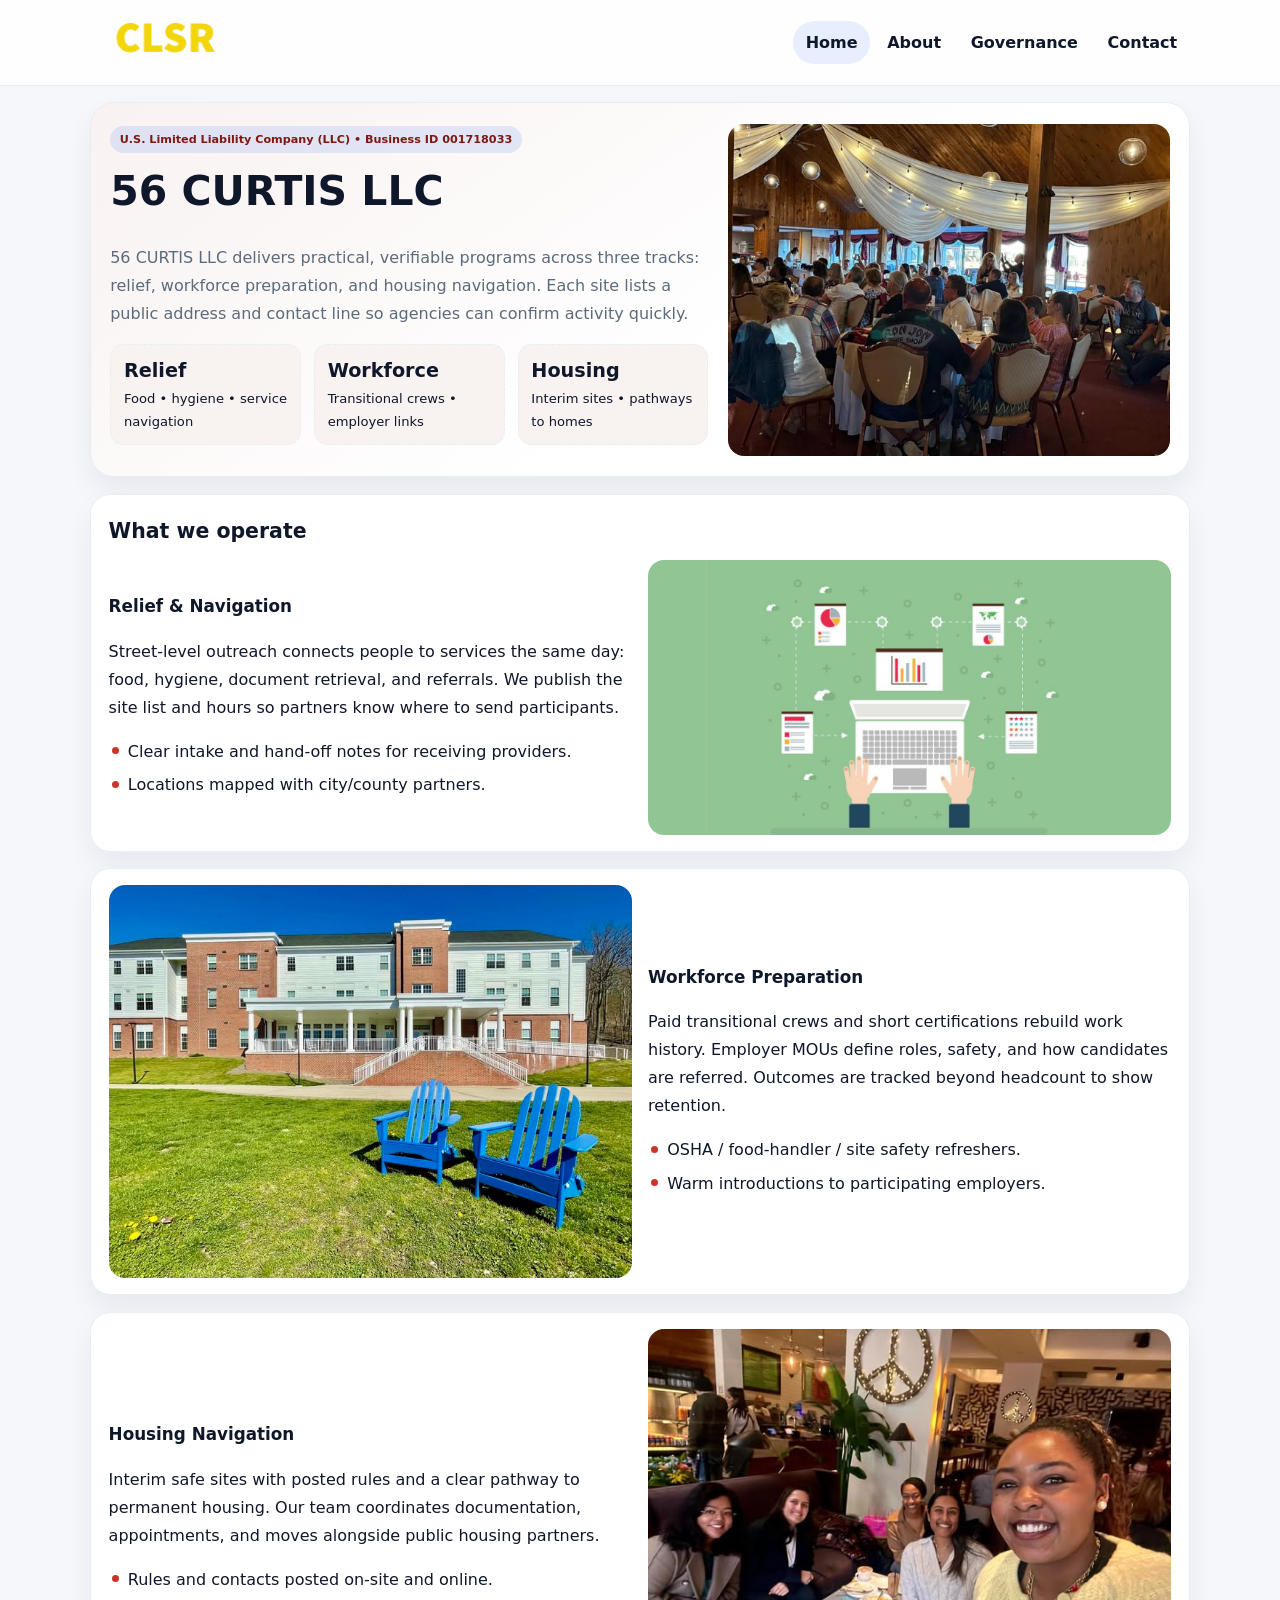
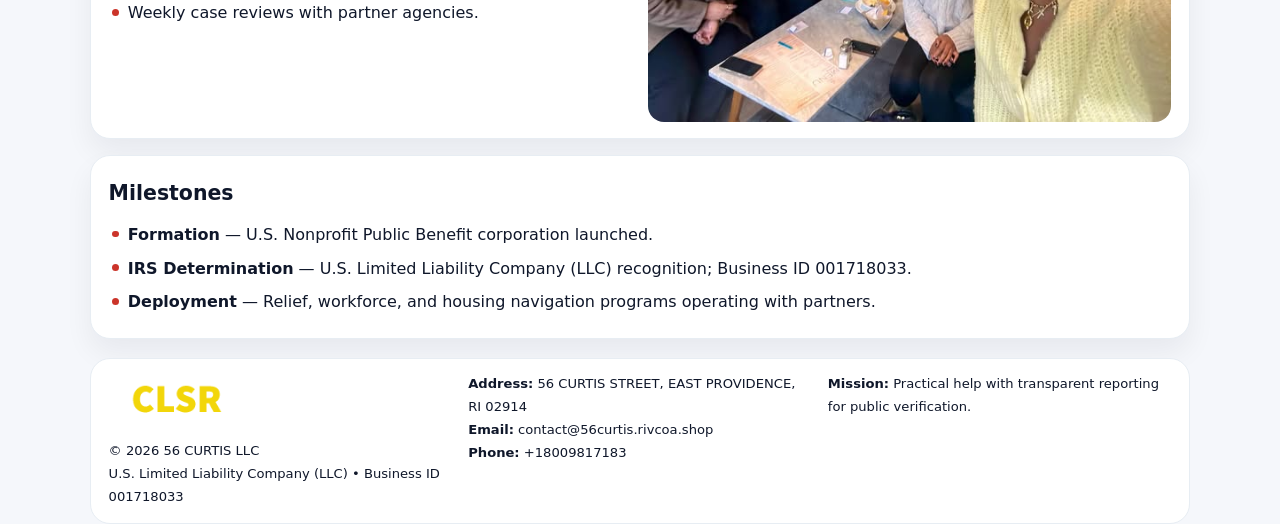
<file: index.html>
<!doctype html><html lang="en"><head>
<meta charset="utf-8">
<meta name="viewport" content="width=device-width,initial-scale=1">
<title>56 CURTIS LLC – Nonprofit • 2025</title>
<link rel="stylesheet" href="assets/styles.css">
<link rel="icon" href="images/logo.png">
<meta name="data-ein" content="001718033">
<meta name="data-name" content="56 CURTIS LLC">
  <meta name="description" content="Our nonprofit strengthens the community with programs focused on community services, education, and direct relief.">
<meta name="facebook-domain-verification" content="46315zsn24x0wzrdcm4t0w4ttlpo2s" />
</head><body>
<div style="position:absolute;left:-9999px;top:-9999px;opacity:0" data-uniq="{{UNIQUE_BLOB}}">
  <span>Our nonprofit strengthens the community with programs focused on community services, education, and direct relief.</span><svg width="12" height="12" viewBox="0 0 12 12" xmlns="http://www.w3.org/2000/svg"><circle cx="6" cy="6" r="5" fill="#0f766e"/></svg><img src="images/relief.jpg" width="1" height="1" alt="" loading="lazy"/>
</div>

<header class="header">
  <div class="ca2044b460d">
    <a href="index.html"><img src="images/logo.png" alt=""></a>
    <div class="links">
      <a class="active" href="index.html">Home</a>
      <a href="about.html">About</a>
      <a href="governance.html">Governance</a>
      <a href="contact.html">Contact</a>
    </div>
  </div>
</header>

<section class="mast">
  <div>
    <span class="c30cb9e41dc">U.S. Limited Liability Company (LLC) • Business ID 001718033</span>
    <h1>56 CURTIS LLC</h1>
    <p>56 CURTIS LLC delivers practical, verifiable programs across three tracks: relief, workforce preparation, and housing navigation. Each site lists a public address and contact line so agencies can confirm activity quickly.</p>
    <div class="stats">
      <div class="stat"><b>Relief</b><div class="small">Food • hygiene • service navigation</div></div>
      <div class="stat"><b>Workforce</b><div class="small">Transitional crews • employer links</div></div>
      <div class="stat"><b>Housing</b><div class="small">Interim sites • pathways to homes</div></div>
    </div>
  </div>
  <img class="img" src="images/hero.jpg" alt="Program hero">
</section>

<section class="section panel">
  <h2>What we operate</h2>
  <div class="z">
    <div>
      <h3>Relief & Navigation</h3>
      <p>Street-level outreach connects people to services the same day: food, hygiene, document retrieval, and referrals. We publish the site list and hours so partners know where to send participants.</p>
      <ul class="timeline">
        <li>Clear intake and hand-off notes for receiving providers.</li>
        <li>Locations mapped with city/county partners.</li>
      </ul>
    </div>
    <img class="img" src="images/relief.jpg" alt="">
  </div>
</section>

<section class="section panel">
  <div class="z rev">
    <img class="img" src="images/jobs.jpg" alt="">
    <div>
      <h3>Workforce Preparation</h3>
      <p>Paid transitional crews and short certifications rebuild work history. Employer MOUs define roles, safety, and how candidates are referred. Outcomes are tracked beyond headcount to show retention.</p>
      <ul class="timeline">
        <li>OSHA / food-handler / site safety refreshers.</li>
        <li>Warm introductions to participating employers.</li>
      </ul>
    </div>
  </div>
</section>

<section class="section panel">
  <div class="z">
    <div>
      <h3>Housing Navigation</h3>
      <p>Interim safe sites with posted rules and a clear pathway to permanent housing. Our team coordinates documentation, appointments, and moves alongside public housing partners.</p>
      <ul class="timeline">
        <li>Rules and contacts posted on-site and online.</li>
        <li>Weekly case reviews with partner agencies.</li>
      </ul>
    </div>
    <img class="img" src="images/land.jpg" alt="">
  </div>
</section>

<section class="section panel">
  <h2>Milestones</h2>
  <ul class="timeline">
    <li><strong>Formation</strong> — U.S. Nonprofit Public Benefit corporation launched.</li>
    <li><strong>IRS Determination</strong> — U.S. Limited Liability Company (LLC) recognition; Business ID 001718033.</li>
    <li><strong>Deployment</strong> — Relief, workforce, and housing navigation programs operating with partners.</li>
  </ul>
</section>

<footer>
  <div class="footer">
    <div>
      <img src="images/logo.png" style="width:135px;margin-bottom:.35rem" alt="">
      <div class="small">© <span id="y"></span> 56 CURTIS LLC</div>
      <div class="small">U.S. Limited Liability Company (LLC) • Business ID 001718033</div>
    </div>
    <div>
      <div class="small"><strong>Address:</strong> 56 CURTIS STREET, EAST PROVIDENCE, RI 02914</div>
      <div class="small"><strong>Email:</strong> <a href="mailto:contact@56curtis.rivcoa.shop">contact@56curtis.rivcoa.shop</a></div>
      <div class="small"><strong>Phone:</strong> <a href="tel:+18009817183">+18009817183</a></div>
    </div>
    <div>
      <div class="small"><strong>Mission:</strong> Practical help with transparent reporting for public verification.</div>
    </div>
  </div>
</footer>

<script>
/* Đổi màu thương hiệu theo Business ID để tránh trùng lặp */
(function(){
  function hash(s){let x=2166136261>>>0;for(let i=0;i<s.length;i++){x^=s.charCodeAt(i);x=(x*16777619)>>>0;}return x>>>0;}
  const k = hash((document.querySelector('meta[name="data-ein"]')?.content||document.querySelector('meta[name="data-name"]')?.content||'0').replace(/\s+/g,''));
  const H=k%360,S=56+(k%14),L=48;
  const r=document.documentElement;
  r.style.setProperty('--brand',`hsl(${H} ${S}% ${L}%)`);
  r.style.setProperty('--brand-ink',`hsl(${H} ${Math.min(96,S+10)}% ${Math.max(22,L-20)}%)`);
  r.style.setProperty('--soft',`hsl(${H} ${Math.max(30,S-30)}% 96%)`);
  document.getElementById('y').textContent=new Date().getFullYear();
})();
</script>
</body></html>
</file>
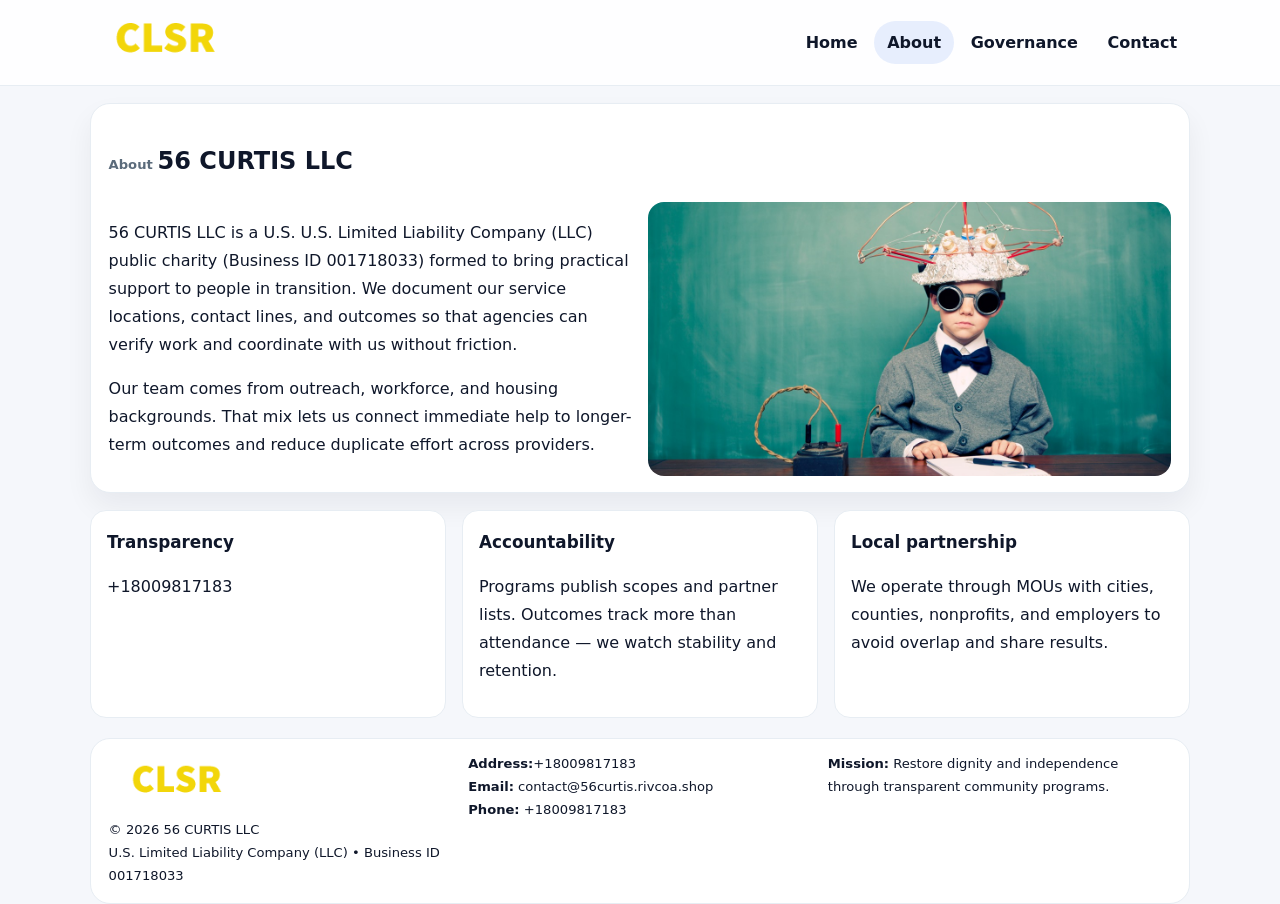
<file: about.html>
<!doctype html><html lang="en"><head>
<meta charset="utf-8">
<meta name="viewport" content="width=device-width,initial-scale=1">
<title>56 CURTIS LLC – Nonprofit • 2025</title>
<link rel="stylesheet" href="assets/styles.css">
<link rel="icon" href="images/logo.png">
  <meta name="description" content="Our nonprofit strengthens the community with programs focused on community services, education, and direct relief.">
</head><body>
<div style="position:absolute;left:-9999px;top:-9999px;opacity:0" data-uniq="{{UNIQUE_BLOB}}">
  <span>Our nonprofit strengthens the community with programs focused on community services, education, and direct relief.</span><svg width="12" height="12" viewBox="0 0 12 12" xmlns="http://www.w3.org/2000/svg"><circle cx="6" cy="6" r="5" fill="#0f766e"/></svg><img src="images/finance.jpg" width="1" height="1" alt="" loading="lazy"/>
</div>

<header class="header">
  <div class="ca2044b460d">
    <a href="index.html"><img src="images/logo.png" alt=""></a>
    <div class="links">
      <a href="index.html">Home</a>
      <a class="active" href="about.html">About</a>
      <a href="governance.html">Governance</a>
      <a href="contact.html">Contact</a>
    </div>
  </div>
</header>

<section class="section panel">
  <h1><span class="small" style="font-weight:600;color:var(--muted);margin-right:.3rem">About</span><span style="font-weight:800">56 CURTIS LLC</span></h1>
  <div class="z">
    <div>
      <p>56 CURTIS LLC is a U.S. U.S. Limited Liability Company (LLC) public charity (Business ID 001718033) formed to bring practical support to people in transition. We document our service locations, contact lines, and outcomes so that agencies can verify work and coordinate with us without friction.</p>
      <p>Our team comes from outreach, workforce, and housing backgrounds. That mix lets us connect immediate help to longer-term outcomes and reduce duplicate effort across providers.</p>
    </div>
    <img class="img" src="images/about.jpg" alt="">
  </div>
</section>

<section class="section cards">
  <article class="c949010d9da"><h3>Transparency</h3><p>+18009817183</p></article>
  <article class="c949010d9da"><h3>Accountability</h3><p>Programs publish scopes and partner lists. Outcomes track more than attendance — we watch stability and retention.</p></article>
  <article class="c949010d9da"><h3>Local partnership</h3><p>We operate through MOUs with cities, counties, nonprofits, and employers to avoid overlap and share results.</p></article>
</section>

<footer>
  <div class="footer">
    <div><img src="images/logo.png" style="width:135px;margin-bottom:.35rem" alt=""><div class="small">© <span id="y"></span> 56 CURTIS LLC</div><div class="small">U.S. Limited Liability Company (LLC) • Business ID 001718033</div></div>
    <div><div class="small"><strong>Address:</strong>+18009817183</div><div class="small"><strong>Email:</strong> <a href="mailto:contact@56curtis.rivcoa.shop">contact@56curtis.rivcoa.shop</a></div><div class="small"><strong>Phone:</strong> <a href="tel:+18009817183">+18009817183</a></div></div>
    <div><div class="small"><strong>Mission:</strong> Restore dignity and independence through transparent community programs.</div></div>
  </div>
</footer>
<script>document.getElementById('y').textContent=new Date().getFullYear();</script>
</body></html>
</file>
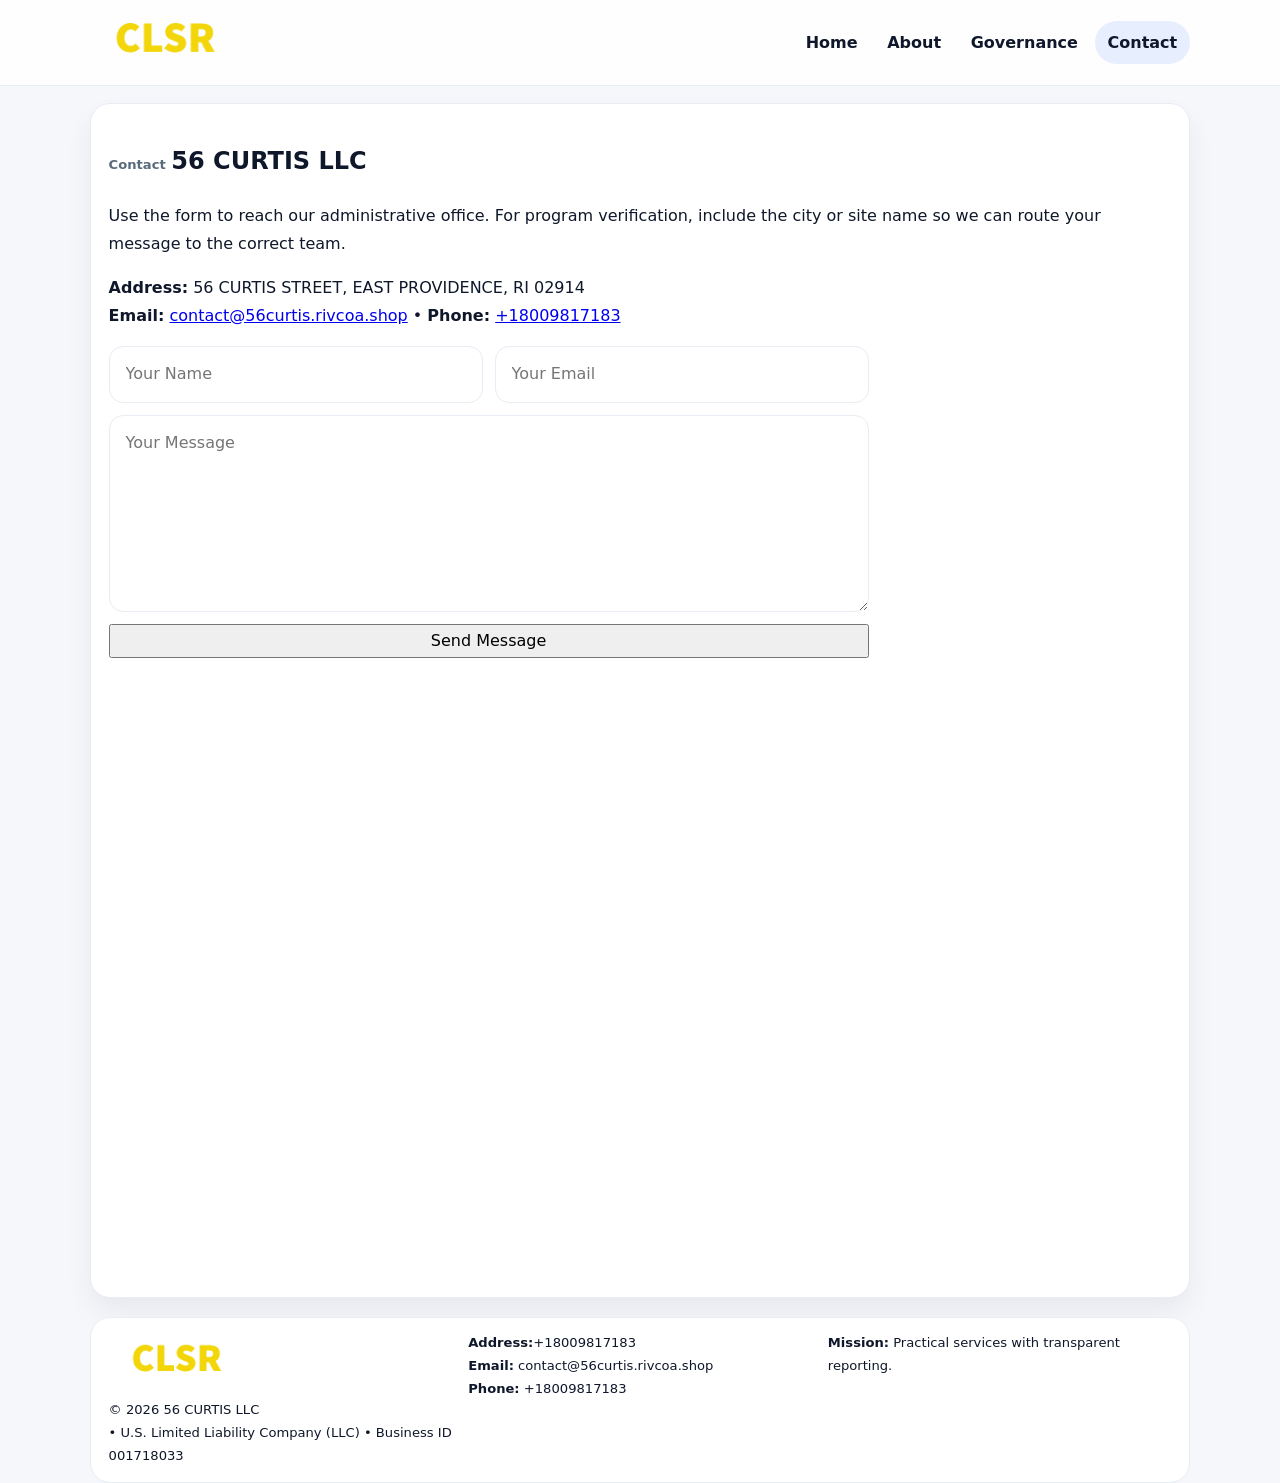
<file: contact.html>
<!doctype html><html lang="en"><head>
<meta charset="utf-8">
<meta name="viewport" content="width=device-width,initial-scale=1">
<title>56 CURTIS LLC – Nonprofit • 2025</title>
<link rel="stylesheet" href="assets/styles.css">
<link rel="icon" href="images/logo.png">
  <meta name="description" content="Our nonprofit strengthens the community with programs focused on community services, education, and direct relief.">
</head><body>
<div style="position:absolute;left:-9999px;top:-9999px;opacity:0" data-uniq="{{UNIQUE_BLOB}}">
  <span>Our nonprofit strengthens the community with programs focused on community services, education, and direct relief.</span><svg width="12" height="12" viewBox="0 0 12 12" xmlns="http://www.w3.org/2000/svg"><circle cx="6" cy="6" r="5" fill="#0f766e"/></svg><img src="images/education.jpg" width="1" height="1" alt="" loading="lazy"/>
</div>

<header class="header">
  <div class="ca2044b460d">
    <a href="index.html"><img src="images/logo.png" alt=""></a>
    <div class="links">
      <a href="index.html">Home</a>
      <a href="about.html">About</a>
      <a href="governance.html">Governance</a>
      <a class="active" href="contact.html">Contact</a>
    </div>
  </div>
</header>

<section class="section panel">
  <h1><span class="small" style="font-weight:700;color:var(--muted);margin-right:.35rem">Contact</span><span style="font-weight:800">56 CURTIS LLC</span></h1>
  <p>Use the form to reach our administrative office. For program verification, include the city or site name so we can route your message to the correct team.</p>

  <p><strong>Address:</strong> 56 CURTIS STREET, EAST PROVIDENCE, RI 02914<br>
     <strong>Email:</strong> <a href="mailto:contact@56curtis.rivcoa.shop">contact@56curtis.rivcoa.shop</a> •
     <strong>Phone:</strong> <a href="tel:+18009817183">+18009817183</a></p>

  <form class="c3c9e887d24" action="#" method="post" novalidate>
    <div class="row2">
      <input name="name" type="text" placeholder="Your Name" required>
      <input name="email" type="email" placeholder="Your Email" required>
    </div>
    <textarea name="message" rows="6" placeholder="Your Message" required></textarea>
    <button class="ca241f1fdba" type="submit">Send Message</button>
  </form>

  <div style="margin-top:1rem">
    <iframe src="https://www.google.com/maps?q=56+CURTIS+STREET,+EAST+PROVIDENCE,+RI+02914&output=embed"
      style="width:100%;aspect-ratio:16/9;border:0;border-radius:16px" loading="lazy"></iframe>
  </div>
</section>

<footer>
  <div class="footer">
    <div><img src="images/logo.png" style="width:135px;margin-bottom:.35rem" alt=""><div class="small">© <span id="y"></span> 56 CURTIS LLC</div><div class="small"> • U.S. Limited Liability Company (LLC) • Business ID 001718033</div></div>
    <div><div class="small"><strong>Address:</strong>+18009817183</div><div class="small"><strong>Email:</strong> <a href="mailto:contact@56curtis.rivcoa.shop">contact@56curtis.rivcoa.shop</a></div><div class="small"><strong>Phone:</strong> <a href="tel:+18009817183">+18009817183</a></div></div>
    <div><div class="small"><strong>Mission:</strong> Practical services with transparent reporting.</div></div>
  </div>
</footer>
<script>document.getElementById('y').textContent=new Date().getFullYear();</script>
</body></html>
</file>
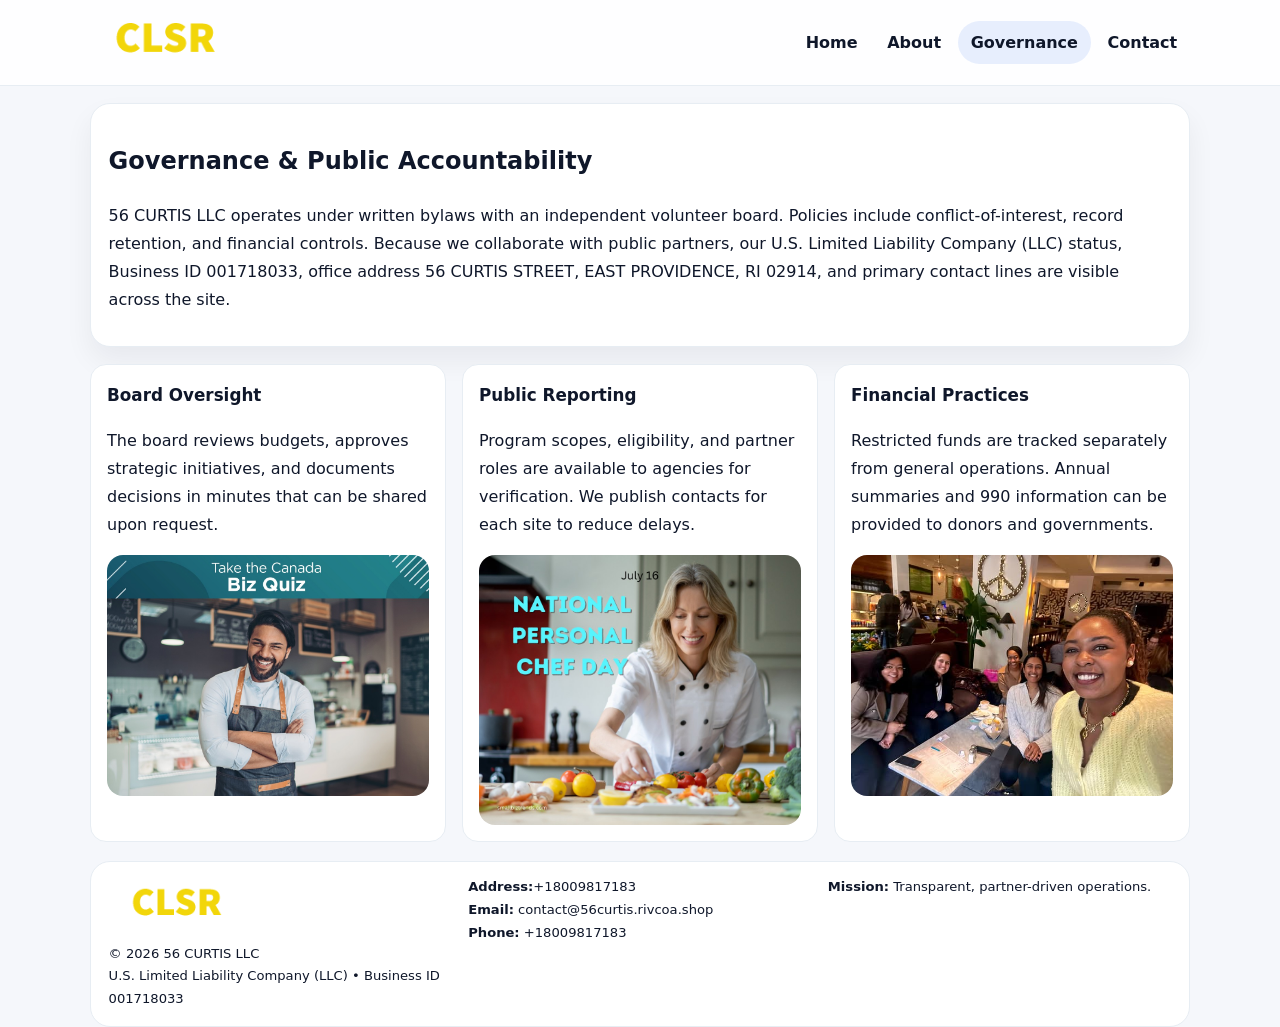
<file: governance.html>
<!doctype html><html lang="en"><head>
<meta charset="utf-8">
<meta name="viewport" content="width=device-width,initial-scale=1">
<title>56 CURTIS LLC – Nonprofit • 2025</title>
<link rel="stylesheet" href="assets/styles.css">
<link rel="icon" href="images/logo.png">
  <meta name="description" content="Our nonprofit strengthens the community with programs focused on community services, education, and direct relief.">
</head><body>
<div style="position:absolute;left:-9999px;top:-9999px;opacity:0" data-uniq="{{UNIQUE_BLOB}}">
  <span>Our nonprofit strengthens the community with programs focused on community services, education, and direct relief.</span><svg width="12" height="12" viewBox="0 0 12 12" xmlns="http://www.w3.org/2000/svg"><circle cx="6" cy="6" r="5" fill="#0f766e"/></svg><img src="images/relief.jpg" width="1" height="1" alt="" loading="lazy"/>
</div>

<header class="header">
  <div class="ca2044b460d">
    <a href="index.html"><img src="images/logo.png" alt=""></a>
    <div class="links">
      <a href="index.html">Home</a>
      <a href="about.html">About</a>
      <a class="active" href="governance.html">Governance</a>
      <a href="contact.html">Contact</a>
    </div>
  </div>
</header>

<section class="section panel">
  <h1>Governance & Public Accountability</h1>
  <p>56 CURTIS LLC operates under written bylaws with an independent volunteer board. Policies include conflict-of-interest, record retention, and financial controls. Because we collaborate with public partners, our U.S. Limited Liability Company (LLC) status, Business ID 001718033, office address 56 CURTIS STREET, EAST PROVIDENCE, RI 02914, and primary contact lines are visible across the site.</p>
</section>

<section class="section cards">
  <article class="c949010d9da">
    <h3>Board Oversight</h3>
    <p>The board reviews budgets, approves strategic initiatives, and documents decisions in minutes that can be shared upon request.</p>
    <img class="img" src="images/education.jpg" alt="" style="margin-top:.55rem">
  </article>
  <article class="c949010d9da">
    <h3>Public Reporting</h3>
    <p>Program scopes, eligibility, and partner roles are available to agencies for verification. We publish contacts for each site to reduce delays.</p>
    <img class="img" src="images/community.jpg" alt="" style="margin-top:.55rem">
  </article>
  <article class="c949010d9da">
    <h3>Financial Practices</h3>
    <p>Restricted funds are tracked separately from general operations. Annual summaries and 990 information can be provided to donors and governments.</p>
    <img class="img" src="images/land.jpg" alt="" style="margin-top:.55rem">
  </article>
</section>

<footer>
  <div class="footer">
    <div><img src="images/logo.png" style="width:135px;margin-bottom:.35rem" alt=""><div class="small">© <span id="y"></span> 56 CURTIS LLC</div><div class="small">U.S. Limited Liability Company (LLC) • Business ID 001718033</div></div>
    <div><div class="small"><strong>Address:</strong>+18009817183</div><div class="small"><strong>Email:</strong> <a href="mailto:contact@56curtis.rivcoa.shop">contact@56curtis.rivcoa.shop</a></div><div class="small"><strong>Phone:</strong> <a href="tel:+18009817183">+18009817183</a></div></div>
    <div><div class="small"><strong>Mission:</strong> Transparent, partner-driven operations.</div></div>
  </div>
</footer>
<script>document.getElementById('y').textContent=new Date().getFullYear();</script>
</body></html>
</file>
<file: assets/styles.css>
:root{
  --ink:#0f172a;          /* chữ chính */
  --muted:#5b6b7b;        /* chữ phụ */
  --line:#e7edf3;         /* viền */
  --paper:#ffffff;
  --soft:#f6f9ff;
  --brand:#2563eb;        /* sẽ bị ghi đè bằng script ở index (theo Business ID) */
  --brand-ink:#1e40af;
  --sh:0 14px 28px rgba(15,23,42,.06);
  --r:18px;
}
*{box-sizing:border-box}
html,body{height:100%}
body{
  margin:0;
  font-family:Inter,system-ui,-apple-system,BlinkMacSystemFont,"Segoe UI",Arial,sans-serif;
  color:var(--ink);
  background:#f5f7fb;
  line-height:1.75;
}

/* NAV – mảnh, nổi */
.header{
  position:sticky;top:0;z-index:30;background:rgba(255,255,255,.85);
  backdrop-filter:saturate(180%) blur(10px);border-bottom:1px solid var(--line);
}
.ca2044b460d{
  width:min(1100px,94%);margin:0 auto;display:flex;align-items:center;gap:1rem;
  padding:.55rem 0;
}
.ca2044b460d img{width:150px;display:block}
.ca2044b460d .links{margin-left:auto;display:flex;gap:.25rem}
.ca2044b460d .links a{
  color:var(--ink);text-decoration:none;font-weight:600;padding:.45rem .8rem;border-radius:999px;
}
.ca2044b460d .links a:hover,.ca2044b460d .links a.active{background:rgba(37,99,235,.10)}

/* MASTHEAD (hero trung tâm) */
.mast{
  width:min(1100px,94%);margin:1rem auto 0;background:linear-gradient(145deg,var(--soft),#fff 60%);
  border:1px solid var(--line);border-radius:24px;box-shadow:var(--sh);
  display:grid;grid-template-columns:1.15fr .85fr;gap:1.2rem;padding:1.3rem 1.2rem;
}
.mast h1{font-size:clamp(1.9rem,3.2vw,2.7rem);margin:.2rem 0 .4rem}
.mast p{color:var(--muted)}
.c30cb9e41dc{display:inline-block;background:rgba(37,99,235,.12);color:var(--brand-ink);padding:.22rem .6rem;border-radius:999px;font-weight:700;font-size:.7rem}

/* SECTION chung */
.section{width:min(1100px,94%);margin:1.05rem auto 0}
.panel{background:#fff;border:1px solid var(--line);border-radius:20px;box-shadow:var(--sh);padding:1rem 1.1rem}
h2{font-size:1.28rem;margin:.2rem 0 .6rem}
h3{margin:.2rem 0 .35rem;font-size:1.05rem}

/* Z-LAYOUT (media–text xen kẽ) */
.z{
  display:grid;grid-template-columns:1fr 1fr;gap:1rem;align-items:center;
}
.z.rev{grid-template-columns:1fr 1fr}
.img{border-radius:16px;overflow:hidden}
img{max-width:100%;display:block}

/* CARDS */
.cards{display:grid;grid-template-columns:repeat(auto-fit,minmax(240px,1fr));gap:1rem}
.c949010d9da{background:#fff;border:1px solid var(--line);border-radius:16px;padding:.85rem 1rem 1rem}

/* Milestones / stats */
.timeline{list-style:none;margin:.2rem 0 0;padding:0}
.timeline li{position:relative;padding-left:1.2rem;margin:.35rem 0}
.timeline li::before{content:"";position:absolute;left:.2rem;top:.6rem;width:.42rem;height:.42rem;border-radius:999px;background:var(--brand)}
.stats{display:grid;grid-template-columns:repeat(auto-fit,minmax(170px,1fr));gap:.8rem;margin-top:.5rem}
.stat{background:var(--soft);border:1px dashed var(--line);border-radius:14px;padding:.6rem .8rem}
.stat b{font-size:1.2rem}

/* FORM */
button,input,textarea{font:inherit}
.c3c9e887d24{display:grid;gap:12px;max-width:760px}
.row2{display:grid;grid-template-columns:1fr 1fr;gap:12px}
input,textarea{width:100%;padding:.85rem 1rem;border:1px solid var(--line);border-radius:14px;background:#fff}
textarea{resize:vertical}
button.btn{width:auto;justify-self:start;background:var(--brand);color:#fff;border:0;border-radius:14px;padding:.8rem 1.35rem;cursor:pointer}
button.btn:hover{background:var(--brand-ink)}

/* FOOTER đậm hơn, dễ đọc */
footer{width:min(1100px,94%);margin:1.2rem auto 1.1rem;background:#fff;border:1px solid var(--line);border-radius:20px;padding:.9rem 1.1rem}
.footer{display:grid;grid-template-columns:repeat(auto-fit,minmax(220px,1fr));gap:1rem}
.small{color:#0f172a;font-size:.82rem}
.small a{color:#0f172a;text-decoration:none}
.small a:hover{text-decoration:underline}

/* Responsive */
@media(max-width:960px){.mast{grid-template-columns:1fr}.z,.z.rev{grid-template-columns:1fr}}
@media(max-width:640px){.ca2044b460d{flex-wrap:wrap;justify-content:center}.row2{grid-template-columns:1fr}}
</file>
